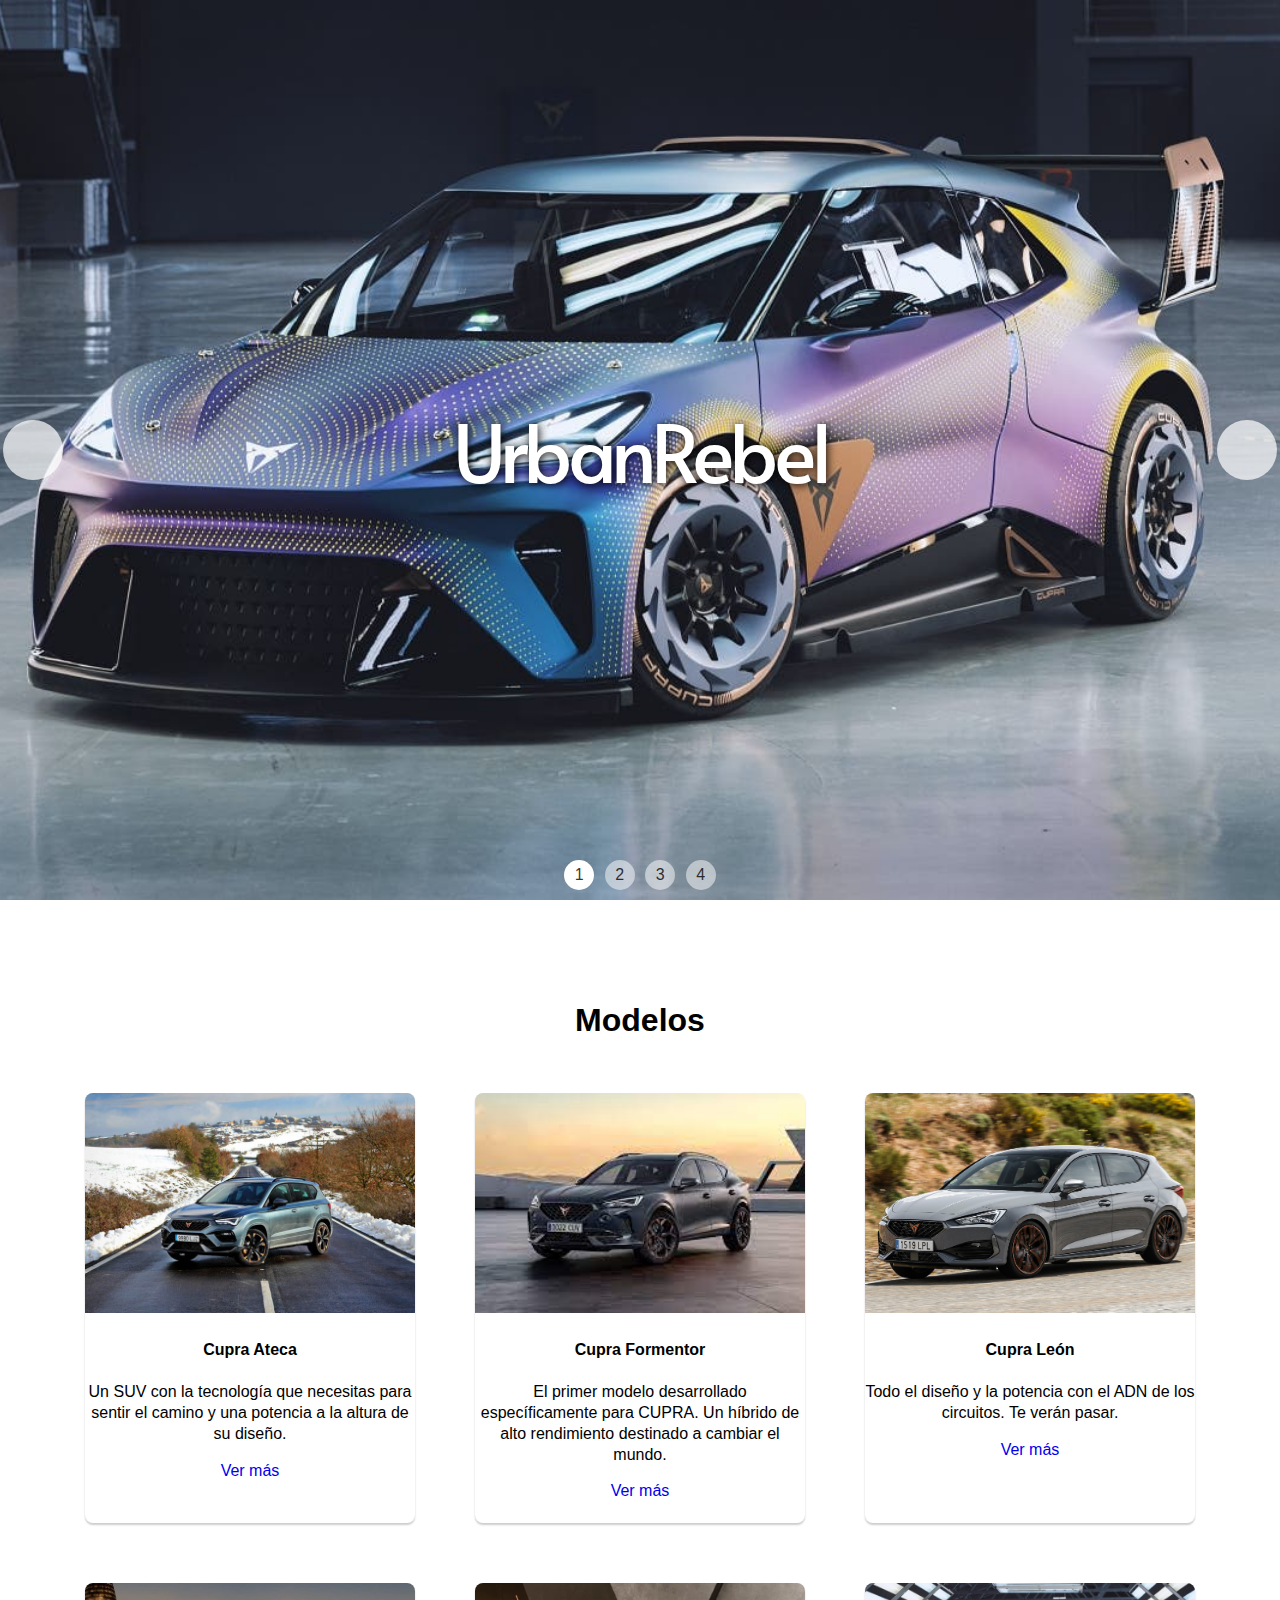
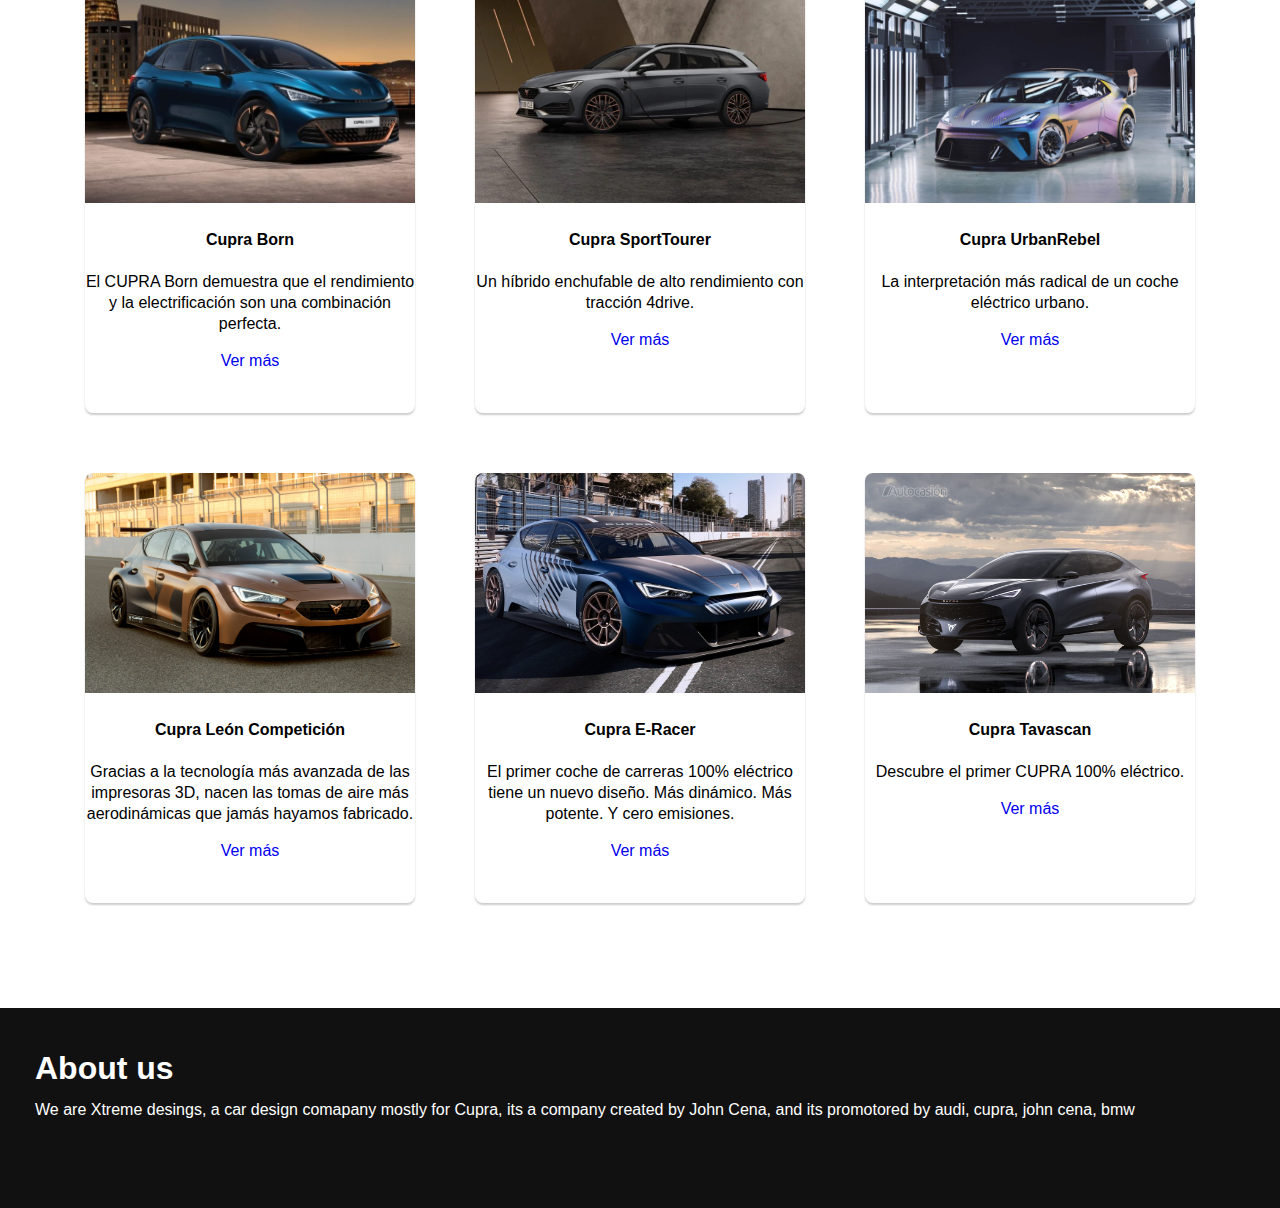
<file: index.html>
<!DOCTYPE html>
<html lang="en">
<head>
    <meta charset="UTF-8">
    <meta http-equiv="X-UA-Compatible" content="IE=edge">
    <meta name="viewport" content="width=device-width, initial-scale=1.0">
    <title>Xtreme Designs</title>
    <link rel="preconnect" href="https://fonts.gstatic.com">
    <link href="https://fonts.googleapis.com/css2?family=Montserrat&display=swap" rel="stylesheet">
    <link href="https://fonts.googleapis.com/icon?family=Material+Icons"
          rel="stylesheet">
    <link rel="stylesheet" href="slider.css">
    <link rel="preconnect" href="https://fonts.googleapis.com">
    <link rel="preconnect" href="https://fonts.gstatic.com" crossorigin>
    <link href="https://fonts.googleapis.com/css2?family=Alata&display=swap" rel="stylesheet">
    <script src="includeSlider.js"></script>
    <link rel="stylesheet" href="index.css">

</head>
<body onload="includeHTML()">

    <div style="height: 100vh; width: 100%;" w3-include-html="slider.html"></div>
    
    <h1 id="titulo-modelos">Modelos</h1>

    <div class="contenedor-tarjetas-modelos">
        <div class="tarjetas-modelos">
            <img src="modelos/cupraateca.png" alt="Imagen">
            <h4>Cupra Ateca</h4>
            <p>Un SUV con la tecnología que necesitas para sentir el camino y una potencia a la altura de su diseño.</p>
            <a href="#">Ver más</a>
        </div>

        <div class="tarjetas-modelos">
            <img src="modelos/cupraformentor.png" alt="Imagen">
            <h4>Cupra Formentor</h4>
            <p>El primer modelo desarrollado específicamente para CUPRA. Un híbrido de alto rendimiento destinado a cambiar el mundo.</p>
            <a href="#">Ver más</a>
        </div>

        <div class="tarjetas-modelos">
            <img src="modelos/cupraleon.png" alt="Imagen">
            <h4>Cupra León</h4>
            <p>Todo el diseño y la potencia con el ADN de los circuitos. Te verán pasar.</p>
            <a href="#">Ver más</a>
        </div>

        <div class="tarjetas-modelos">
            <img src="modelos/cupraborn.png" alt="Imagen">
            <h4>Cupra Born</h4>
            <p>El CUPRA Born demuestra que el rendimiento y la electrificación son una combinación perfecta.</p>
            <a href="#">Ver más</a>
        </div>

        <div class="tarjetas-modelos">
            <img src="modelos/cupraleonsporttourer.png" alt="Imagen">
            <h4>Cupra SportTourer</h4>
            <p>Un híbrido enchufable de alto rendimiento con tracción 4drive.</p>
            <a href="#">Ver más</a>
        </div>

        <div class="tarjetas-modelos">
            <img src="modelos/cupraurbanrebel.png" alt="Imagen">
            <h4>Cupra UrbanRebel</h4>
            <p>La interpretación más radical de un coche eléctrico urbano.</p>
            <a href="#">Ver más</a>
        </div>

        <div class="tarjetas-modelos">
            <img src="modelos/cupraleoncompeticion.png" alt="Imagen">
            <h4>Cupra León Competición</h4>
            <p>Gracias a la tecnología más avanzada de las impresoras 3D, nacen las tomas de aire más aerodinámicas que jamás hayamos fabricado.</p>
            <a href="#">Ver más</a>
        </div>

        <div class="tarjetas-modelos">
            <img src="modelos/cupraeracer.png" alt="Imagen">
            <h4>Cupra E-Racer</h4>
            <p>El primer coche de carreras 100% eléctrico tiene un nuevo diseño. Más dinámico. Más potente. Y cero emisiones.</p>
            <a href="#">Ver más</a>
        </div>

        <div class="tarjetas-modelos">
            <img src="modelos/cupratavascan.png" alt="Imagen">
            <h4>Cupra Tavascan</h4>
            <p>Descubre el primer CUPRA 100% eléctrico.</p>
            <a href="#">Ver más</a>
        </div>
    </div>

    <div class="about-us">
        <h1>About us</h1>
        <p>We are Xtreme desings, a car design comapany mostly for Cupra, its a company created by John Cena, and its promotored by audi, cupra, john cena, bmw</p>
        <!--<a style="color: white; font-size:14px; position: absolute; left: auto; right: auto; bottom: 25px">© Copyright 2021</a>-->
    </div>

    <script>
        var actualSlide = 0;
        let href = window.location.href;
        const vh = Math.max(document.documentElement.clientHeight || 0, window.innerHeight || 0)
        let html = document.getElementsByTagName('HTML')[0];
        
        var sliderAutoScroll = setInterval(function(){
            console.log(html.scrollTop, vh);

            if(html.scrollTop < vh/2){
                nextSlide();
            }else{

            }
        }, 5000)
        function nextSlide(){
            if(actualSlide < 4){
                setSlide(actualSlide + 1);
                actualSlide ++;
            }else{
                setSlide(1);
                actualSlide = 1; 
            }
        }
        function setSlide(slideNum){
            let href = window.location.href
            let simpleHref = href.substring(0, href.indexOf("#"));
            window.location.href = simpleHref + '#s' + slideNum;
        }

    </script>

</body>
</html>
</file>
<file: slider.css>
*{box-sizing: border-box; -webkit-box-sizing: border-box; }
body { margin: 0; font: 16px/1.3 sans-serif; }

/*
PURE RESPONSIVE CSS3 SLIDESHOW GALLERY by Roko C. buljan
http://stackoverflow.com/a/34696029/383904
*/

.CSSgal {
  position: relative;
  overflow: hidden;
  height: 100vh; /* Or set a fixed height */
}

/* SLIDER */

.CSSgal .slider {
  height: 100%;
  white-space: nowrap;
  font-size: 0;
  transition: 0.8s;
}

/* SLIDES */

.CSSgal .slider > * {
  font-size: 1rem;
  display: inline-block;
  white-space: normal;
  vertical-align: top;
  height: 100%;
  width: 100%;
  background: none 50% no-repeat;
  background-size: cover;
}

/* PREV/NEXT, CONTAINERS & ANCHORS */

.CSSgal .prevNext {
  position: absolute;
  z-index: 1;
  top: 50%;
  width: 100%;
  height: 0;
}

.CSSgal .prevNext > div+div {
  visibility: hidden; /* Hide all but first P/N container */
}

.CSSgal .prevNext a {
  background: #fff;
  position: absolute;
  width:       60px;
  height:      60px;
  line-height: 60px; /* If you want to place numbers */
  text-align: center;
  opacity: 0.7;
  -webkit-transition: 0.3s;
          transition: 0.3s;
  -webkit-transform: translateY(-50%);
          transform: translateY(-50%);
  left: 0;
}
.CSSgal .prevNext a:hover {
  opacity: 1;
}
.CSSgal .prevNext a+a {
  left: auto;
  right: 0;
}

/* NAVIGATION */

.CSSgal .bullets {
  position: absolute;
  z-index: 2;
  bottom: 0;
  padding: 10px 0;
  width: 100%;
  text-align: center;
}
.CSSgal .bullets > a {
  display: inline-block;
  width:       30px;
  height:      30px;
  line-height: 30px;
  text-decoration: none;
  text-align: center;
  background: rgba(255, 255, 255, 1);
  -webkit-transition: 0.3s;
          transition: 0.3s;
}
.CSSgal .bullets > a+a {
  background: rgba(255, 255, 255, 0.5); /* Dim all but first */
}
.CSSgal .bullets > a:hover {
  background: rgba(255, 255, 255, 0.7) !important;
}

/* NAVIGATION BUTTONS */
/* ALL: */
.CSSgal >s:target ~ .bullets >* {      background: rgba(255, 255, 255, 0.5);}
/* ACTIVE */
#s1:target ~ .bullets >*:nth-child(1) {background: rgba(255, 255, 255,   1);}
#s2:target ~ .bullets >*:nth-child(2) {background: rgba(255, 255, 255,   1);}
#s3:target ~ .bullets >*:nth-child(3) {background: rgba(255, 255, 255,   1);}
#s4:target ~ .bullets >*:nth-child(4) {background: rgba(255, 255, 255,   1);}
/* More slides? Add here more rules */

/* PREV/NEXT CONTAINERS VISIBILITY */
/* ALL: */
.CSSgal >s:target ~ .prevNext >* {      visibility: hidden;}
/* ACTIVE: */
#s1:target ~ .prevNext >*:nth-child(1) {visibility: visible;}
#s2:target ~ .prevNext >*:nth-child(2) {visibility: visible;}
#s3:target ~ .prevNext >*:nth-child(3) {visibility: visible;}
#s4:target ~ .prevNext >*:nth-child(4) {visibility: visible;}
/* More slides? Add here more rules */

/* SLIDER ANIMATION POSITIONS */

#s1:target ~ .slider {transform: translateX(   0%); -webkit-transform: translateX(   0%);}
#s2:target ~ .slider {transform: translateX(-100%); -webkit-transform: translateX(-100%);}
#s3:target ~ .slider {transform: translateX(-200%); -webkit-transform: translateX(-200%);}
#s4:target ~ .slider {transform: translateX(-300%); -webkit-transform: translateX(-300%);}
/* More slides? Add here more rules */


/* YOU'RE THE DESIGNER! 
   ____________________
   All above was mainly to get it working :)
   CSSgal CUSTOM STYLES / OVERRIDES HERE: */

.CSSgal{
  color: #fff;  
  text-align: center;
}
.CSSgal .slider h1 {
    display: flex;
  font-weight: 200;
  height: 100%;
  text-align: center;
  align-items: center;
  justify-content: center;
  letter-spacing: -0.06em;
  word-spacing: 0.2em;
  font-family: 'Alata', sans-serif;
  font-size: 5em;
  text-shadow: 1px 1px 10px black;
  margin-top: 0;
}
.CSSgal a {
  border-radius: 50%;
  margin: 0 3px;
  color: rgba(0,0,0,0.8);
  text-decoration: none;
}
</file>
<file: index.css>
html, body{
    scroll-behavior: smooth;
    margin: 0;
    padding: 0;
}

body{
    width: 100%;
    height: auto;
}

#titulo-modelos{
    text-align: center;
    margin-top: 100px;
}

.contenedor-tarjetas-modelos{
    width: 100%;
    height: auto;
    display: flex;
    flex-wrap: wrap;
    justify-content: center;
    margin: auto;
}

.contenedor-tarjetas-modelos .tarjetas-modelos{
    margin: 30px;
    width: 330px;
    height: 430px;
    border-radius: 8px;
    object-fit: contain;
    text-align: center;
    box-shadow: 0 2px 2px rgba( 0, 0, 0, 0.2);
    transition: all 0.25s;
    overflow: hidden;
    padding: 0 !important;
}

.contenedor-tarjetas-modelos .tarjetas-modelos:hover {
    transform: translateY(-15px);
    box-shadow: 0 12px 16px rgba( 0, 0, 0, 0.2);
}

.contenedor-tarjetas-modelos .tarjetas-modelos img {
    width: 330px;
    height: 220px; 
    object-fit: cover;
}

.contenedor-tarjetas-modelos .tarjetas-modelos a {
    text-decoration: none;
    margin-top: 20px;
}

.contenedor-tarjetas-modelos .tarjetas-modelos{
    padding-left: 10px;
    padding-right: 10px;
}

.about-us{
    margin-top: 75px;
    box-sizing: border-box;
    padding: 15px;
    width: 100%;
    height: auto;
    background-color: #111;
    min-height: 200px !important;
     
}

.about-us h1{
    text-align: left;
    color: white;
    margin: 0;
    padding-left: 20px;
    width: 100%;
    margin-top: 25px;
}

.about-us p{
    padding-top: 10px;
    text-align: left;
    color: white;
    padding-left: 20px;
    width: 100%;
    margin: 0;
}

.about-us img{
    right: 0;
    width: 50%;
    position: absolute;
}
</file>
